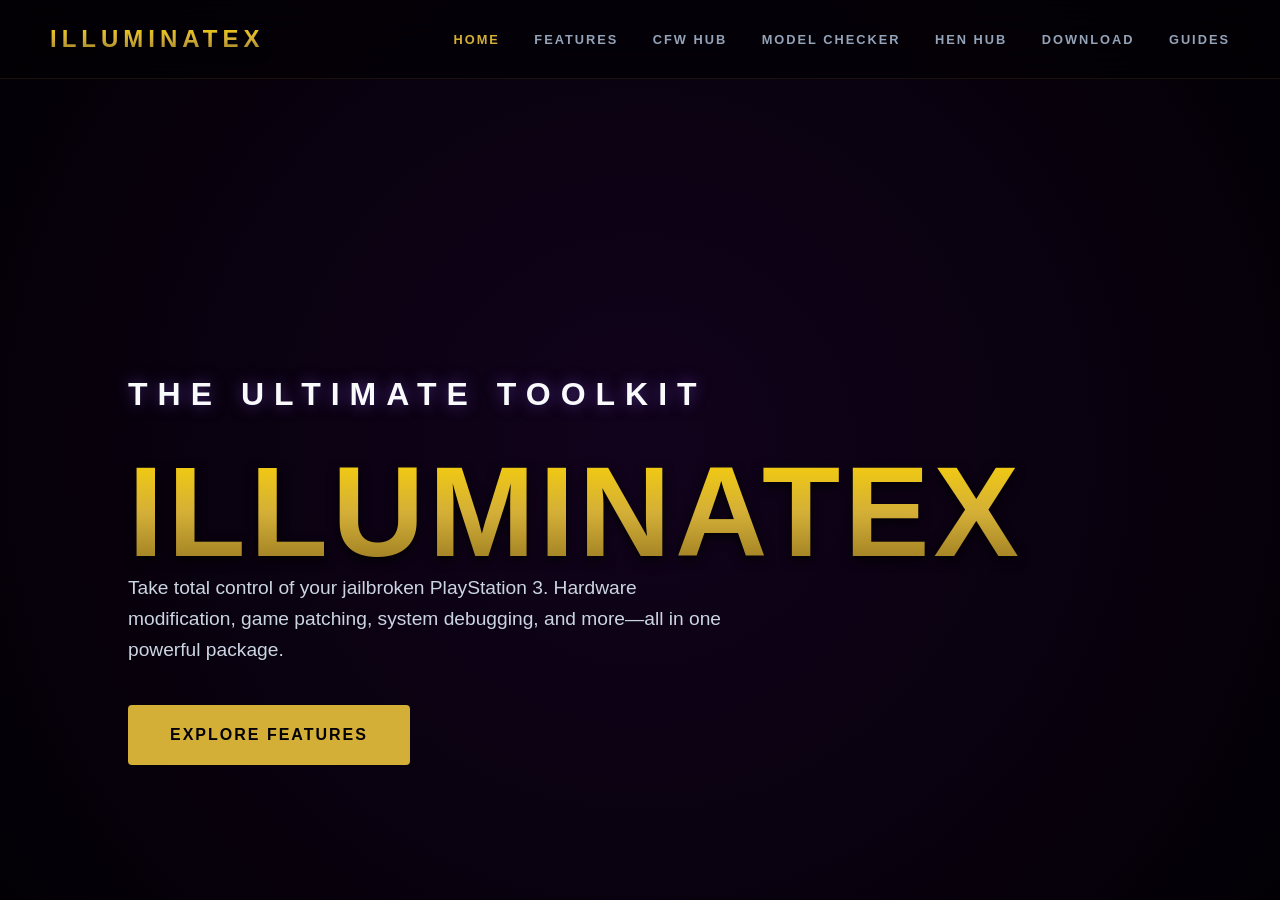
<file: index.html>
<!DOCTYPE html>
<html lang="en">
<head>
    <meta charset="UTF-8">
    <meta name="viewport" content="width=device-width, initial-scale=1.0">
    <title>IlluminateX | The Ultimate PS3 Toolkit</title>
    <link rel="stylesheet" href="style.css">
</head>
<body>
    <nav>
        <div class="logo gold-text">ILLUMINATEX</div>
        <div class="nav-links">
            <a href="index.html" class="active">Home</a>
            <a href="features.html">Features</a>
            <a href="cfw.html">CFW Hub</a>
            <a href="checker.html">Model Checker</a>
            <a href="hen.html">HEN Hub</a>
            <a href="download.html">Download</a>
            <a href="guides.html">Guides</a>
        </div>
    </nav>

    <header class="hero">
        <h2 class="purple-text">THE ULTIMATE TOOLKIT</h2>
        <h1 class="gold-text">ILLUMINATEX</h1>
        <p>Take total control of your jailbroken PlayStation 3. Hardware modification, game patching, system debugging, and more—all in one powerful package.</p>
        <a href="features.html" class="btn">Explore Features</a>
    </header>
</body>
</html>
</file>
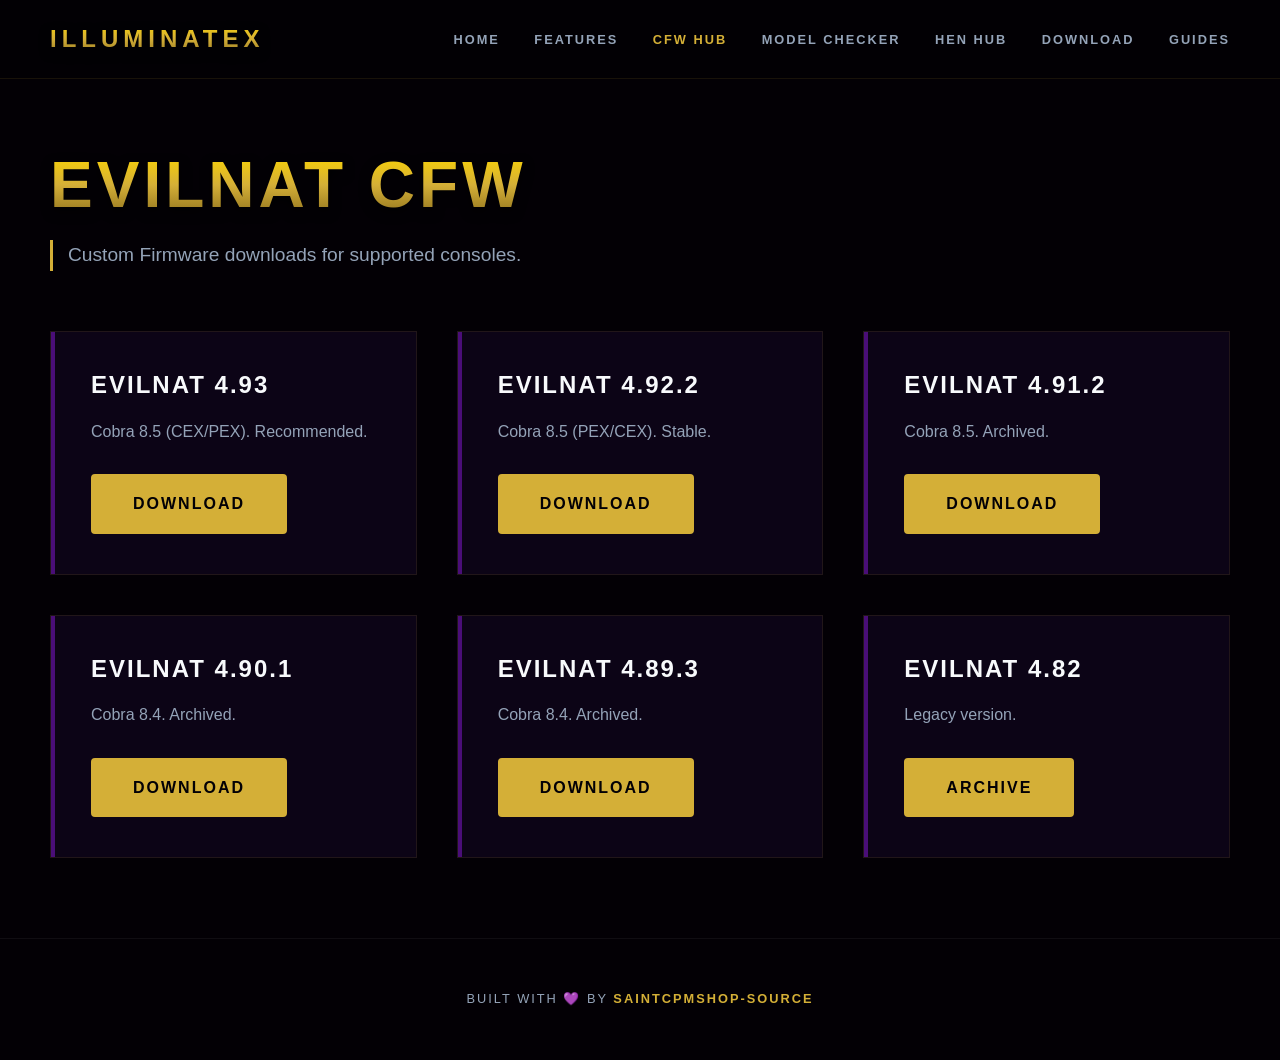
<file: cfw.html>
<!DOCTYPE html>
<html lang="en">
<head>
    <meta charset="UTF-8">
    <meta name="viewport" content="width=device-width, initial-scale=1.0">
    <title>IlluminateX | CFW Hub</title>
    <link rel="stylesheet" href="style.css">
</head>
<body>
    <nav>
        <div class="logo gold-text">ILLUMINATEX</div>
        <div class="nav-links">
            <a href="index.html">Home</a>
            <a href="features.html">Features</a>
            <a href="cfw.html" class="active">CFW Hub</a>
            <a href="checker.html">Model Checker</a>
            <a href="hen.html">HEN Hub</a>
            <a href="download.html">Download</a>
            <a href="guides.html">Guides</a>
        </div>
    </nav>
    <main>
        <h2 class="page-title gold-text">Evilnat CFW</h2>
        <p class="page-subtitle">Custom Firmware downloads for supported consoles.</p>
        <div class="grid">
            <div class="card"><h3>Evilnat 4.93</h3><p>Cobra 8.5 (CEX/PEX). Recommended.</p><a href="https://consolemods.org/wiki/PS3:Firmwares#Evilnat" target="_blank" class="btn">Download</a></div>
            <div class="card"><h3>Evilnat 4.92.2</h3><p>Cobra 8.5 (PEX/CEX). Stable.</p><a href="https://consolemods.org/wiki/PS3:Firmwares#Evilnat" target="_blank" class="btn">Download</a></div>
            <div class="card"><h3>Evilnat 4.91.2</h3><p>Cobra 8.5. Archived.</p><a href="https://consolemods.org/wiki/PS3:Firmwares#Evilnat" target="_blank" class="btn">Download</a></div>
            <div class="card"><h3>Evilnat 4.90.1</h3><p>Cobra 8.4. Archived.</p><a href="https://consolemods.org/wiki/PS3:Firmwares#Evilnat" target="_blank" class="btn">Download</a></div>
            <div class="card"><h3>Evilnat 4.89.3</h3><p>Cobra 8.4. Archived.</p><a href="https://consolemods.org/wiki/PS3:Firmwares#Evilnat" target="_blank" class="btn">Download</a></div>
            <div class="card"><h3>Evilnat 4.82</h3><p>Legacy version.</p><a href="https://consolemods.org/wiki/PS3:Firmwares#Evilnat" target="_blank" class="btn">Archive</a></div>
        </div>
    </main>
    <footer>BUILT WITH 💜 BY <span>SAINTCPMSHOP-SOURCE</span></footer>
</body>
</html>
</file>
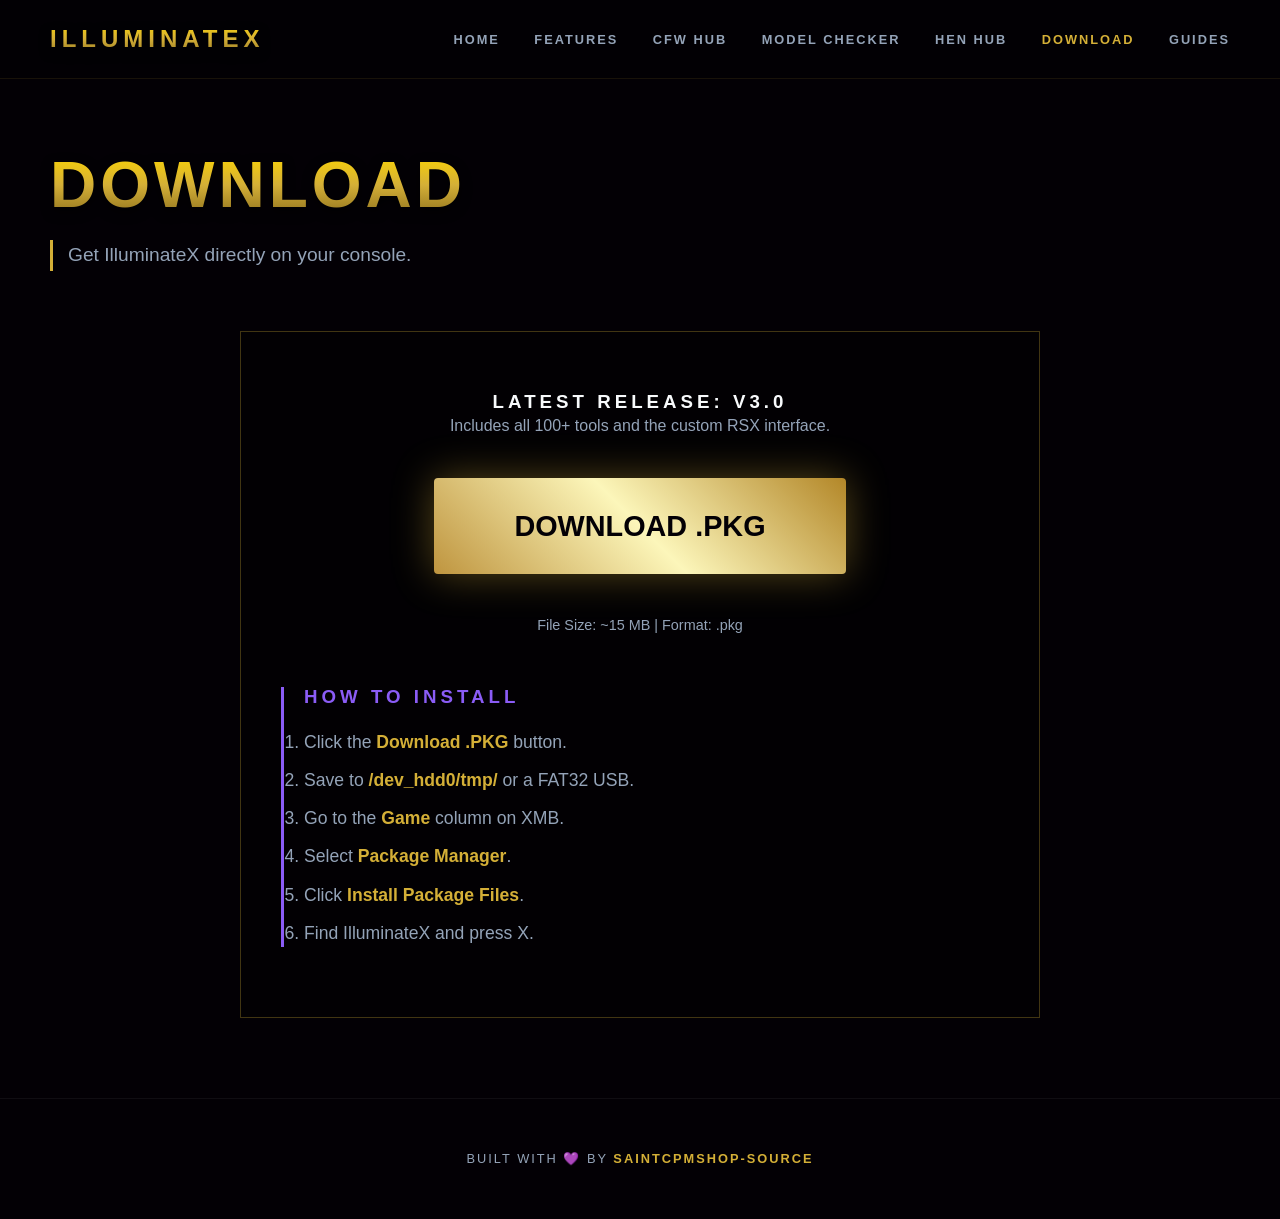
<file: download.html>
<!DOCTYPE html>
<html lang="en">
<head>
    <meta charset="UTF-8">
    <meta name="viewport" content="width=device-width, initial-scale=1.0">
    <title>IlluminateX | Download</title>
    <link rel="stylesheet" href="style.css">
    <style>
        .download-box { max-width: 800px; margin: 0 auto; text-align: center; padding: 60px 40px; border: 1px solid rgba(212, 175, 55, 0.3); background: rgba(0,0,0,0.4); }
        .download-btn { display: inline-block; padding: 25px 80px; font-size: 1.8rem; font-weight: 900; text-transform: uppercase; text-decoration: none; color: var(--bg-dark); background: linear-gradient(45deg, #bf953f, #fcf6ba, #b38728); border-radius: 4px; margin: 40px 0; box-shadow: 0 0 40px rgba(212,175,55,0.4); transition: 0.3s; }
        .download-btn:hover { transform: scale(1.05); box-shadow: 0 0 60px rgba(212,175,55,0.8); }
        .steps { text-align: left; margin-top: 50px; border-left: 3px solid var(--purple-bright); padding-left: 20px; }
        .steps h3 { color: var(--purple-bright); margin-bottom: 20px; }
        .steps li { color: var(--text-muted); margin-bottom: 10px; font-size: 1.1rem;}
        .steps strong { color: var(--gold); }
    </style>
</head>
<body>
    <nav>
        <div class="logo gold-text">ILLUMINATEX</div>
        <div class="nav-links">
            <a href="index.html">Home</a>
            <a href="features.html">Features</a>
            <a href="cfw.html">CFW Hub</a>
            <a href="checker.html">Model Checker</a>
            <a href="hen.html">HEN Hub</a>
            <a href="download.html" class="active">Download</a>
            <a href="guides.html">Guides</a>
        </div>
    </nav>
    <main>
        <h2 class="page-title gold-text">Download</h2>
        <p class="page-subtitle">Get IlluminateX directly on your console.</p>
        
        <div class="download-box">
            <h3>Latest Release: v3.0</h3>
            <p style="color: var(--text-muted);">Includes all 100+ tools and the custom RSX interface.</p>
            
            <!-- UPDATE THIS LINK -->
            <a href="YOUR_DIRECT_PKG_LINK_HERE.pkg" class="download-btn" download>Download .PKG</a>
            
            <p style="font-size: 0.9rem; color: var(--text-muted);">File Size: ~15 MB | Format: .pkg</p>
            
            <div class="steps">
                <h3>How to Install</h3>
                <ol>
                    <li>Click the <strong>Download .PKG</strong> button.</li>
                    <li>Save to <strong>/dev_hdd0/tmp/</strong> or a FAT32 USB.</li>
                    <li>Go to the <strong>Game</strong> column on XMB.</li>
                    <li>Select <strong>Package Manager</strong>.</li>
                    <li>Click <strong>Install Package Files</strong>.</li>
                    <li>Find IlluminateX and press X.</li>
                </ol>
            </div>
        </div>
    </main>
    <footer>BUILT WITH 💜 BY <span>SAINTCPMSHOP-SOURCE</span></footer>
</body>
</html>
</file>
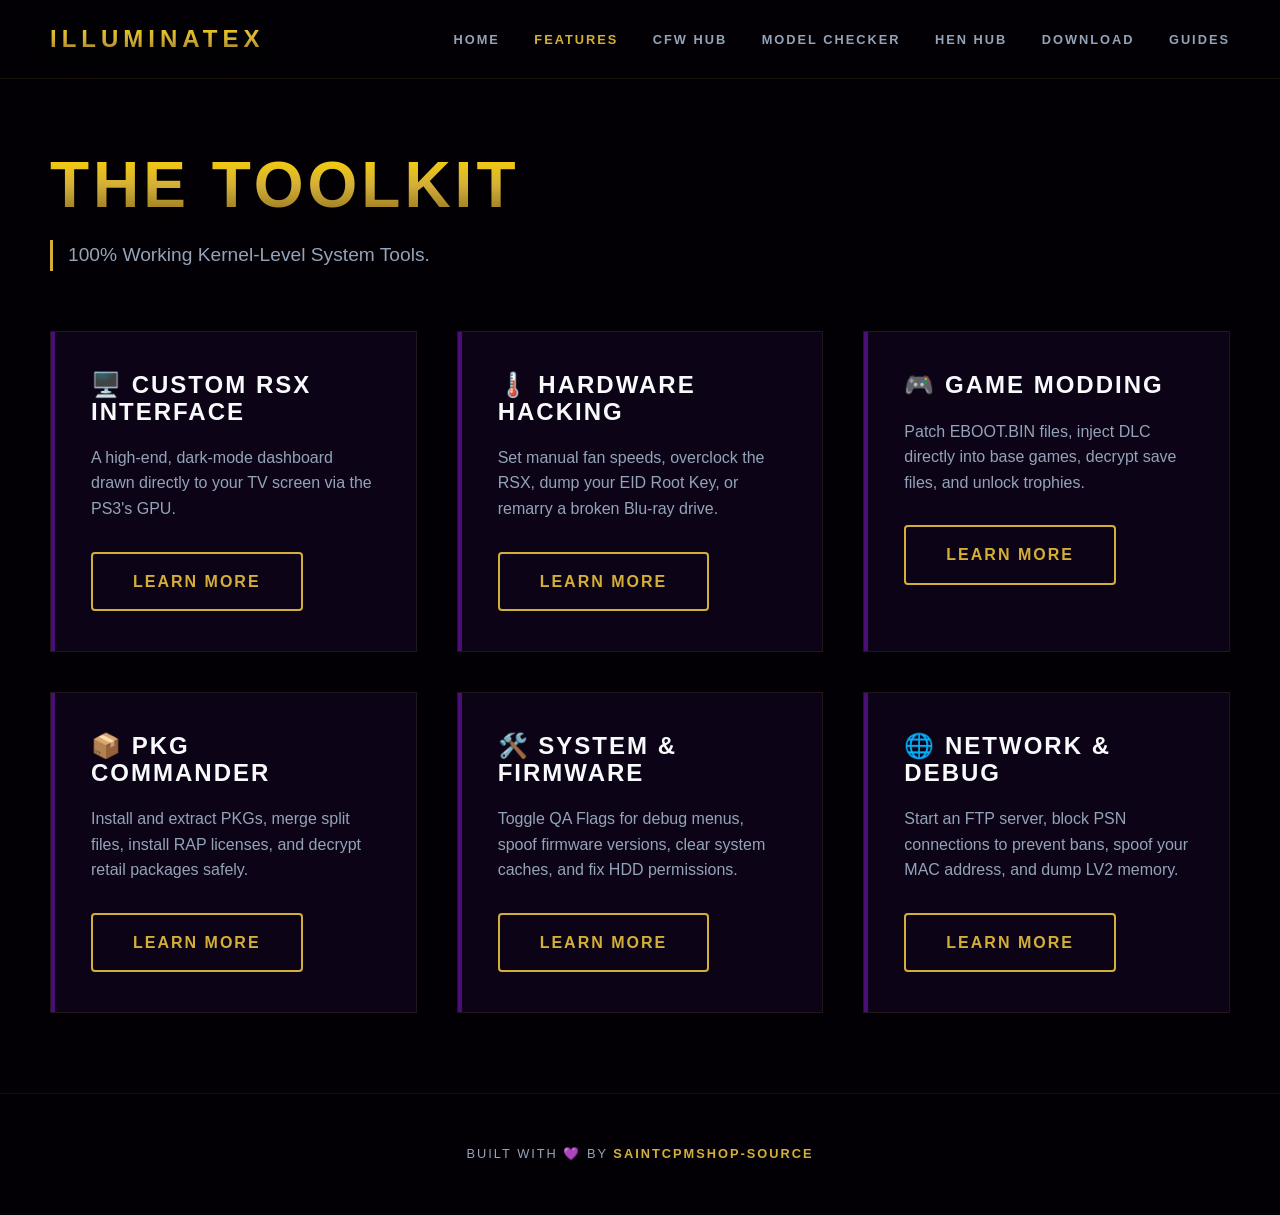
<file: features.html>
<!DOCTYPE html>
<html lang="en">
<head>
    <meta charset="UTF-8">
    <meta name="viewport" content="width=device-width, initial-scale=1.0">
    <title>IlluminateX | Features</title>
    <link rel="stylesheet" href="style.css">
</head>
<body>
    <nav>
        <div class="logo gold-text">ILLUMINATEX</div>
        <div class="nav-links">
            <a href="index.html">Home</a>
            <a href="features.html" class="active">Features</a>
            <a href="cfw.html">CFW Hub</a>
            <a href="checker.html">Model Checker</a>
            <a href="hen.html">HEN Hub</a>
            <a href="download.html">Download</a>
            <a href="guides.html">Guides</a>
        </div>
    </nav>
    <main>
        <h2 class="page-title gold-text">The Toolkit</h2>
        <p class="page-subtitle">100% Working Kernel-Level System Tools.</p>
        <div class="grid">
            <div class="card"><h3>🖥️ Custom RSX Interface</h3><p>A high-end, dark-mode dashboard drawn directly to your TV screen via the PS3's GPU.</p><a href="guides.html" class="btn btn-outline">Learn More</a></div>
            <div class="card"><h3>🌡️ Hardware Hacking</h3><p>Set manual fan speeds, overclock the RSX, dump your EID Root Key, or remarry a broken Blu-ray drive.</p><a href="guides.html" class="btn btn-outline">Learn More</a></div>
            <div class="card"><h3>🎮 Game Modding</h3><p>Patch EBOOT.BIN files, inject DLC directly into base games, decrypt save files, and unlock trophies.</p><a href="guides.html" class="btn btn-outline">Learn More</a></div>
            <div class="card"><h3>📦 PKG Commander</h3><p>Install and extract PKGs, merge split files, install RAP licenses, and decrypt retail packages safely.</p><a href="guides.html" class="btn btn-outline">Learn More</a></div>
            <div class="card"><h3>🛠️ System & Firmware</h3><p>Toggle QA Flags for debug menus, spoof firmware versions, clear system caches, and fix HDD permissions.</p><a href="guides.html" class="btn btn-outline">Learn More</a></div>
            <div class="card"><h3>🌐 Network & Debug</h3><p>Start an FTP server, block PSN connections to prevent bans, spoof your MAC address, and dump LV2 memory.</p><a href="guides.html" class="btn btn-outline">Learn More</a></div>
        </div>
    </main>
    <footer>BUILT WITH 💜 BY <span>SAINTCPMSHOP-SOURCE</span></footer>
</body>
</html>
</file>
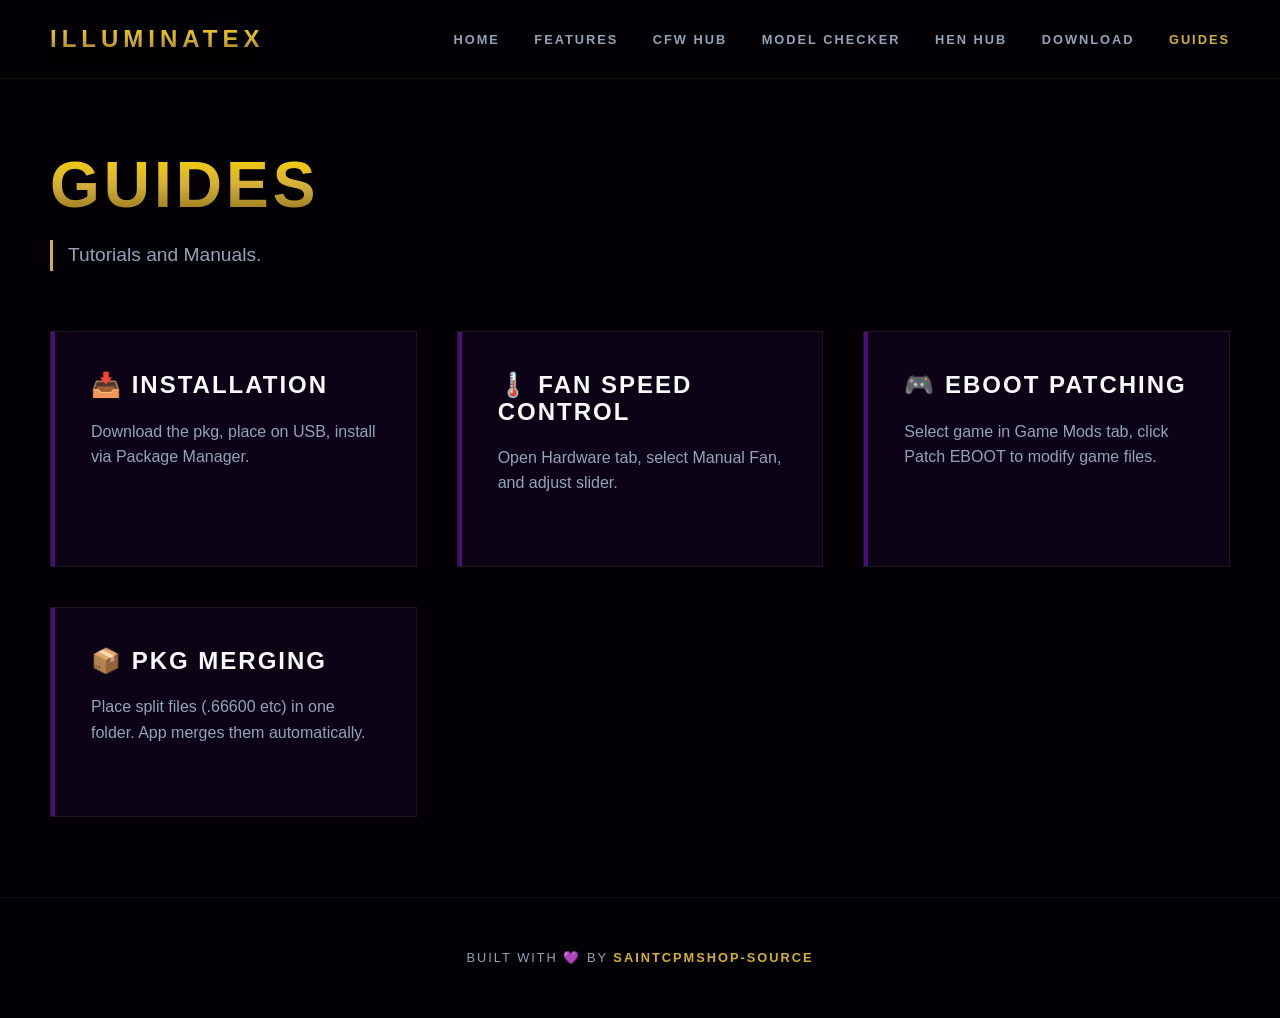
<file: guides.html>
<!DOCTYPE html>
<html lang="en">
<head>
    <meta charset="UTF-8">
    <meta name="viewport" content="width=device-width, initial-scale=1.0">
    <title>IlluminateX | Guides</title>
    <link rel="stylesheet" href="style.css">
</head>
<body>
    <nav>
        <div class="logo gold-text">ILLUMINATEX</div>
        <div class="nav-links">
            <a href="index.html">Home</a>
            <a href="features.html">Features</a>
            <a href="cfw.html">CFW Hub</a>
            <a href="checker.html">Model Checker</a>
            <a href="hen.html">HEN Hub</a>
            <a href="download.html">Download</a>
            <a href="guides.html" class="active">Guides</a>
        </div>
    </nav>
    <main>
        <h2 class="page-title gold-text">Guides</h2>
        <p class="page-subtitle">Tutorials and Manuals.</p>
        <div class="grid">
            <div class="card"><h3>📥 Installation</h3><p>Download the pkg, place on USB, install via Package Manager.</p></div>
            <div class="card"><h3>🌡️ Fan Speed Control</h3><p>Open Hardware tab, select Manual Fan, and adjust slider.</p></div>
            <div class="card"><h3>🎮 EBOOT Patching</h3><p>Select game in Game Mods tab, click Patch EBOOT to modify game files.</p></div>
            <div class="card"><h3>📦 PKG Merging</h3><p>Place split files (.66600 etc) in one folder. App merges them automatically.</p></div>
        </div>
    </main>
    <footer>BUILT WITH 💜 BY <span>SAINTCPMSHOP-SOURCE</span></footer>
</body>
</html>
</file>
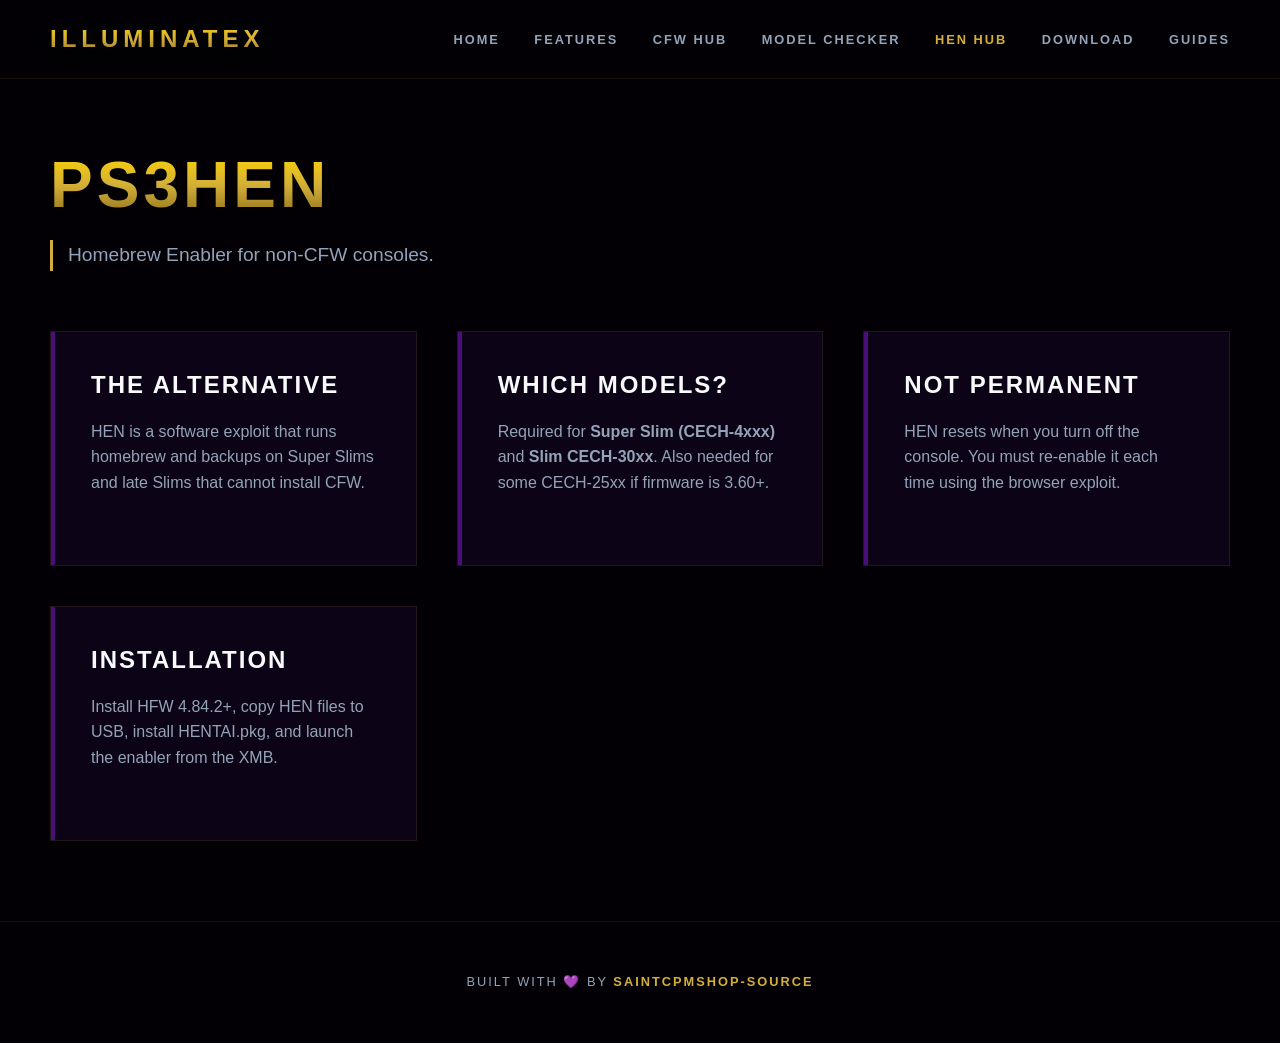
<file: hen.html>
<!DOCTYPE html>
<html lang="en">
<head>
    <meta charset="UTF-8">
    <meta name="viewport" content="width=device-width, initial-scale=1.0">
    <title>IlluminateX | HEN Hub</title>
    <link rel="stylesheet" href="style.css">
</head>
<body>
    <nav>
        <div class="logo gold-text">ILLUMINATEX</div>
        <div class="nav-links">
            <a href="index.html">Home</a>
            <a href="features.html">Features</a>
            <a href="cfw.html">CFW Hub</a>
            <a href="checker.html">Model Checker</a>
            <a href="hen.html" class="active">HEN Hub</a>
            <a href="download.html">Download</a>
            <a href="guides.html">Guides</a>
        </div>
    </nav>
    <main>
        <h2 class="page-title gold-text">PS3HEN</h2>
        <p class="page-subtitle">Homebrew Enabler for non-CFW consoles.</p>
        <div class="grid">
            <div class="card"><h3>The Alternative</h3><p>HEN is a software exploit that runs homebrew and backups on Super Slims and late Slims that cannot install CFW.</p></div>
            <div class="card"><h3>Which Models?</h3><p>Required for <strong>Super Slim (CECH-4xxx)</strong> and <strong>Slim CECH-30xx</strong>. Also needed for some CECH-25xx if firmware is 3.60+.</p></div>
            <div class="card"><h3>Not Permanent</h3><p>HEN resets when you turn off the console. You must re-enable it each time using the browser exploit.</p></div>
            <div class="card"><h3>Installation</h3><p>Install HFW 4.84.2+, copy HEN files to USB, install HENTAI.pkg, and launch the enabler from the XMB.</p></div>
        </div>
    </main>
    <footer>BUILT WITH 💜 BY <span>SAINTCPMSHOP-SOURCE</span></footer>
</body>
</html>
</file>
<file: style.css>
:root {
    --bg-dark: #030005;
    --bg-panel: rgba(15, 5, 25, 0.85);
    --purple: #4A0E78;
    --purple-bright: #8b5cf6;
    --gold: #D4AF37;
    --gold-glow: #FFD700;
    --text-main: #f8fafc;
    --text-muted: #94a3b8;
    --success: #10b981;
    --danger: #ef4444;
    --warning: #f59e0b;
}

* { box-sizing: border-box; margin: 0; padding: 0; font-family: 'Helvetica Neue', Arial, sans-serif; }
html { scroll-behavior: smooth; }

body {
    background-color: var(--bg-dark);
    color: var(--text-main);
    line-height: 1.6;
    min-height: 100vh;
    display: flex;
    flex-direction: column;
    overflow-x: hidden;
}

/* Cinematic Gold Typography */
h1, h2, h3 { 
    text-transform: uppercase; 
    letter-spacing: 4px; 
    font-weight: 900;
    line-height: 1.1;
}

.gold-text {
    background: linear-gradient(180deg, #FFD700 0%, #D4AF37 50%, #8a6d1c 100%);
    -webkit-background-clip: text;
    -webkit-text-fill-color: transparent;
    filter: drop-shadow(0 4px 6px rgba(0,0,0,0.8));
}

.purple-text { color: var(--purple-bright); text-shadow: 0 0 15px rgba(139, 92, 246, 0.5); }

/* Navigation (Glassmorphism) */
nav {
    display: flex; justify-content: space-between; align-items: center;
    padding: 20px 50px;
    background: rgba(3, 0, 5, 0.7);
    backdrop-filter: blur(20px);
    position: fixed; width: 100%; top: 0; z-index: 1000;
    border-bottom: 1px solid rgba(212, 175, 55, 0.1);
}
.logo { font-size: 1.5rem; font-weight: 900; letter-spacing: 5px; }
.nav-links a { color: var(--text-muted); text-decoration: none; margin-left: 30px; font-weight: bold; font-size: 0.8rem; letter-spacing: 2px; text-transform: uppercase; transition: color 0.3s; }
.nav-links a:hover, .nav-links a.active { color: var(--gold); }

/* Page Layout */
main { flex: 1; padding: 150px 50px 80px 50px; max-width: 1400px; margin: 0 auto; width: 100%; }
.page-title { font-size: 4rem; margin-bottom: 20px; text-align: left; }
.page-subtitle { color: var(--text-muted); margin-bottom: 60px; font-size: 1.2rem; border-left: 3px solid var(--gold); padding-left: 15px;}

/* Giant Hero Section (GTA 6 Style) */
.hero {
    height: 100vh; 
    display: flex; flex-direction: column; justify-content: flex-end; align-items: flex-start; text-align: left; 
    padding: 0 10% 15vh 10%; 
    position: relative;
    background: linear-gradient(to top, var(--bg-dark) 5%, transparent 60%), 
                url('https://images.unsplash.com/photo-1618519764620-7403abdbdfe9?q=80&w=2070&auto=format&fit=crop') center/cover no-repeat;
}
.hero::before {
    content: ''; position: absolute; top: 0; left: 0; width: 100%; height: 100%;
    background: radial-gradient(circle at center, rgba(74, 14, 120, 0.2), transparent);
}
.hero h1 { font-size: 8rem; margin-bottom: -10px; position: relative; z-index: 2;}
.hero h2 { font-size: 2rem; color: var(--text-main); letter-spacing: 10px; margin-bottom: 30px; position: relative; z-index: 2;}
.hero p { font-size: 1.2rem; color: #cbd5e1; max-width: 600px; margin-bottom: 40px; position: relative; z-index: 2;}

/* Buttons */
.btn {
    display: inline-block; padding: 15px 40px; font-size: 1rem; font-weight: 900; text-transform: uppercase;
    letter-spacing: 2px; border-radius: 4px; transition: all 0.3s ease; cursor: pointer; text-decoration: none; text-align: center;
    border: 2px solid var(--gold); color: var(--bg-dark); background: var(--gold);
    position: relative; z-index: 2;
}
.btn:hover { background: transparent; color: var(--gold); box-shadow: 0 0 30px rgba(212, 175, 55, 0.4); }
.btn-outline { background: transparent; color: var(--gold); }
.btn-outline:hover { background: var(--gold); color: var(--bg-dark); }

/* Cards (Editorial Style) */
.grid { display: grid; grid-template-columns: repeat(auto-fit, minmax(350px, 1fr)); gap: 40px; }
.card {
    background: var(--bg-panel);
    border: 1px solid rgba(212, 175, 55, 0.1);
    padding: 40px;
    transition: transform 0.4s ease, border-color 0.4s ease;
    position: relative;
    overflow: hidden;
}
.card::before {
    content: ''; position: absolute; top: 0; left: 0; width: 4px; height: 100%; background: var(--purple);
    transition: background 0.4s;
}
.card:hover { transform: translateY(-10px); border-color: rgba(212, 175, 55, 0.4); }
.card:hover::before { background: var(--gold); }
.card h3 { font-size: 1.5rem; margin-bottom: 20px; color: var(--text-main); letter-spacing: 2px;}
.card p { color: var(--text-muted); margin-bottom: 30px; font-size: 1rem;}

/* Footer */
footer { text-align: center; padding: 50px; border-top: 1px solid rgba(255, 255, 255, 0.05); color: var(--text-muted); font-size: 0.8rem; letter-spacing: 2px; text-transform: uppercase;}
footer span { color: var(--gold); font-weight: bold; }
</file>
